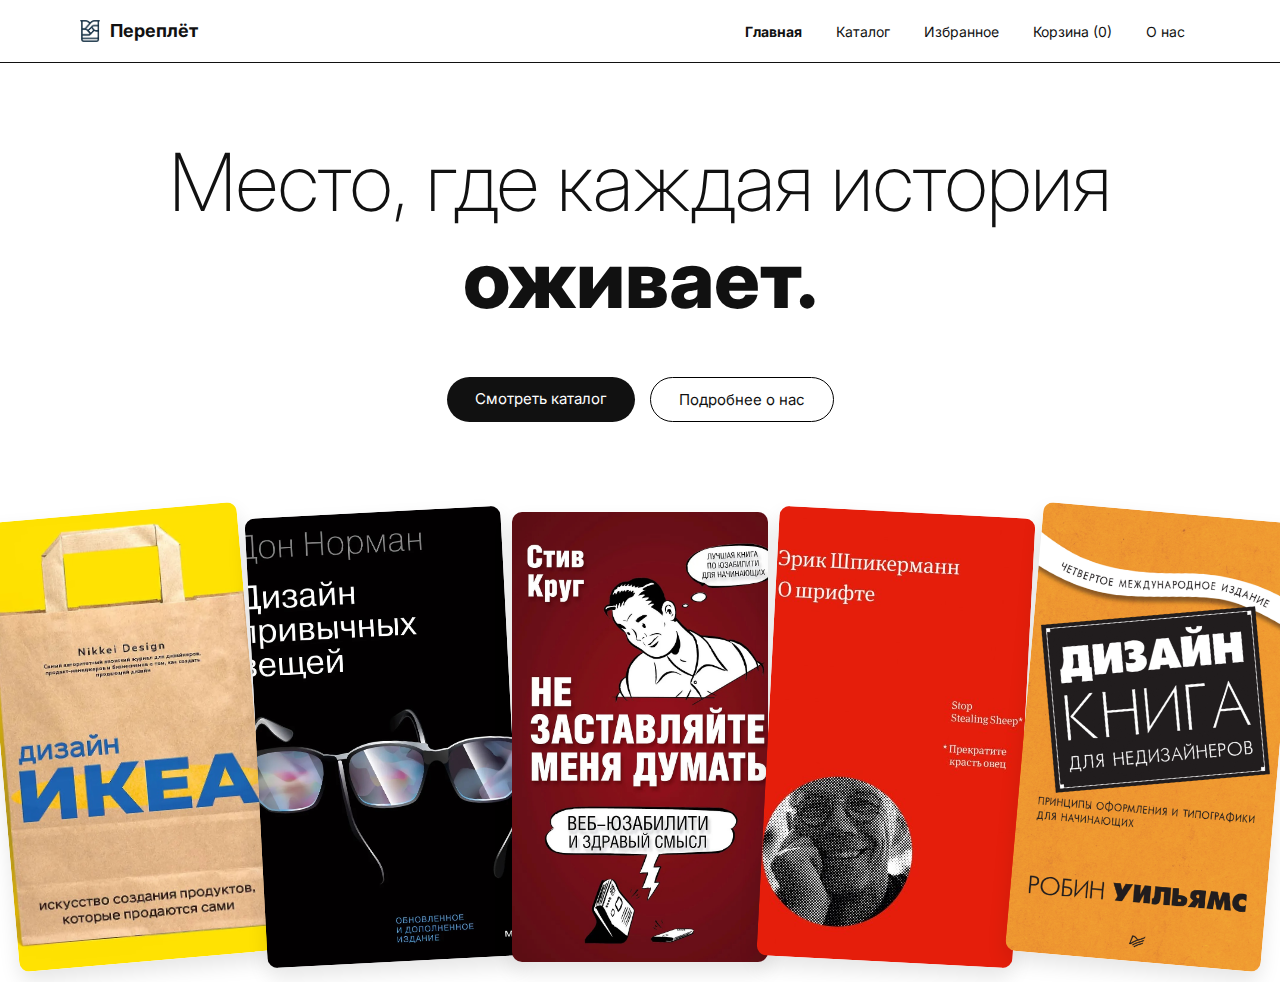
<file: index.html>
<!DOCTYPE html>
<html lang="ru">
<head>
  <meta charset="UTF-8">
  <meta name="viewport" content="width=device-width, initial-scale=1.0">
  <title>Книжный магазин "Переплёт"</title>
  <link rel="stylesheet" href="style.css">
</head>
<body class="noScroll">
  <header>
    <div class="logo"><img src="img/logo.png" alt="лого">Переплёт</div>
    <nav>
      <a href="index.html" class="active">Главная</a>
      <a href="catalog.html">Каталог</a>
      <a href="favorites.html">Избранное</a>
      <a href="cart.html" id="cart-link">Корзина (0)</a>
      <a href="about.html">О нас</a>
    </nav>
  </header>
  <main>
    <h1>Место, где каждая история<br><span> оживает.</span></h1>
    <div class="buttons">
      <a class="join" href="catalog.html">Смотреть каталог</a>
      <a class="read" href="about.html">Подробнее о нас</a>
    </div>
    <div class="cards">
      <div class="card"><img src="img/1.jpeg" alt="Книга1"></div>
      <div class="card"><img src="img/2.jpeg" alt="Книга2"></div>
      <div class="card"><img src="img/3.jpeg" alt="Книга3"></div>
      <div class="card"><img src="img/4.jpeg" alt="Книга4"></div>
      <div class="card"><img src="img/5.jpeg" alt="Книга5"></div>
    </div>
  </main>
  <script src="script.js"></script>
</body>
</html>
</file>
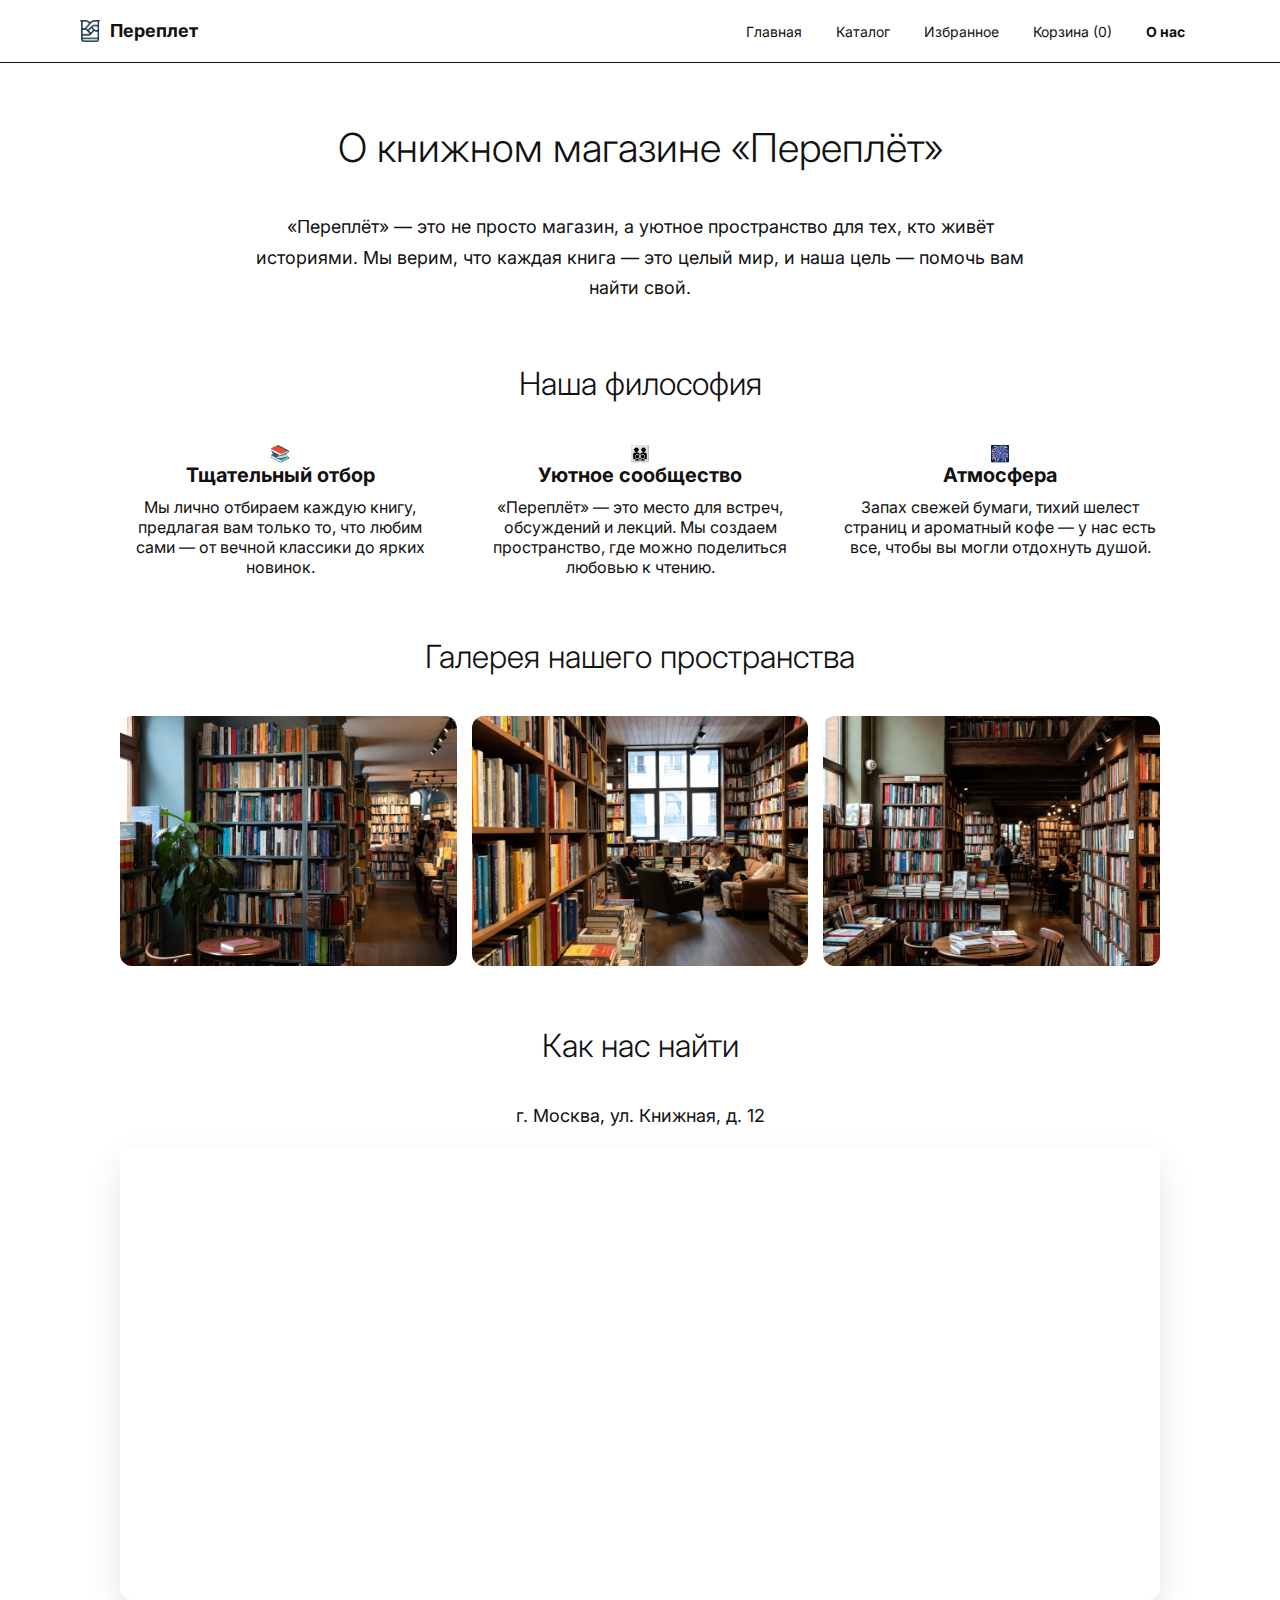
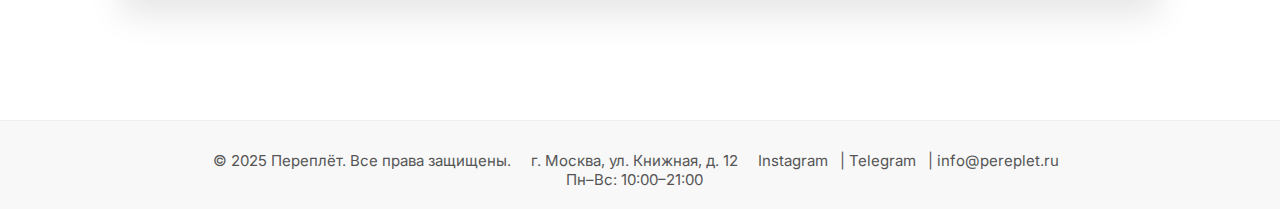
<file: about.html>
<!DOCTYPE html>
<html lang="ru">
<head>
  <meta charset="UTF-8">
  <meta name="viewport" content="width=device-width, initial-scale=1.0">
  <title>О нас — Переплёт</title>
  <link rel="stylesheet" href="style.css">
</head>
<body>
  <header>
    <div class="logo"><img src="img/logo.png" alt="лого">Переплет</div>
    <nav>
      <a href="index.html">Главная</a>
      <a href="catalog.html">Каталог</a>
      <a href="favorites.html">Избранное</a>
      <a href="cart.html" id="cart-link">Корзина (0)</a>
      <a href="about.html" class="active">О нас</a>
    </nav>
  </header>
  <main class="about">
    <h1>О книжном магазине «Переплёт»</h1>
    <p class="about-intro">
      «Переплёт» — это не просто магазин, а уютное пространство для тех, кто живёт историями. 
      Мы верим, что каждая книга — это целый мир, и наша цель — помочь вам найти свой.
    </p>

    <div class="philosophy">
      <h2>Наша философия</h2>
      <div class="philosophy-items">
        <div class="philosophy-item">
            <a>📚</a>
          <h3>Тщательный отбор</h3>
          <p>Мы лично отбираем каждую книгу, предлагая вам только то, что любим сами — от вечной классики до ярких новинок.</p>
        </div>
        <div class="philosophy-item">
            <a>🧑‍🧑‍🧒‍🧒</a>
<!--          <img src="img/icon-community.svg" alt="Иконка сообщества">-->
          <h3>Уютное сообщество</h3>
          <p>«Переплёт» — это место для встреч, обсуждений и лекций. Мы создаем пространство, где можно поделиться любовью к чтению.</p>
        </div>
        <div class="philosophy-item">
<!--          <img src="img/icon-atmosphere.svg" alt="Иконка атмосферы">-->
            <a>🎆</a>
          <h3>Атмосфера</h3>
          <p>Запах свежей бумаги, тихий шелест страниц и ароматный кофе — у нас есть все, чтобы вы могли отдохнуть душой.</p>
        </div>
      </div>
    </div>

    <div class="gallery">
      <h2>Галерея нашего пространства</h2>
      <div class="gallery-grid">
        <img src="img/Unknown.jpeg" alt="Фото интерьера 1">
        <img src="img/Unknown2.jpeg" alt="Фото интерьера 2">
        <img src="img/Unknown3.jpeg" alt="Фото интерьера 3">
      </div>
    </div>

<!--    <div class="team">-->
<!--      <h2>Наша команда</h2>-->
<!--      <div class="team-grid">-->
<!--        <div class="person">-->
<!--          <img src="img/team1.jpg" alt="Фото Анны">-->
<!--          <h3>Анна</h3>-->
<!--          <p>Менеджер магазина</p>-->
<!--          <p class="favorite-book">Любимая книга: «Мастер и Маргарита»</p>-->
<!--        </div>-->
<!--        <div class="person">-->
<!--          <img src="img/team2.jpg" alt="Фото Ильи">-->
<!--          <h3>Илья</h3>-->
<!--          <p>Куратор подборок</p>-->
<!--          <p class="favorite-book">Любимая книга: «1984»</p>-->
<!--        </div>-->
<!--        <div class="person">-->
<!--          <img src="img/team3.jpg" alt="Фото Елены">-->
<!--          <h3>Елена</h3>-->
<!--          <p>Эксперт по детской литературе</p>-->
<!--          <p class="favorite-book">Любимая книга: «Маленький принц»</p>-->
<!--        </div>-->
<!--      </div>-->
<!--    </div>-->

    <div class="location">
      <h2>Как нас найти</h2>
      <p>г. Москва, ул. Книжная, д. 12</p>
      <div id="map">
        <iframe src="https://www.google.com/maps/embed?pb=!1m18!1m12!1m3!1d2245.042166785818!2d37.61763531593094!3d55.75582638055271!2m3!1f0!2f0!3f0!3m2!1i1024!2i768!4f13.1!3m3!1m2!1s0x46b54afc73d4b3c9%3A0x5c9c1e3a2c3c3b3e!2z0JzQvtGB0LrQstCw!5e0!3m2!1sru!2sru!4v1678886400000!5m2!1sru!2sru" width="100%" height="450" style="border:0;" allowfullscreen="" loading="lazy" referrerpolicy="no-referrer-when-downgrade"></iframe>
      </div>
    </div>

  </main>
  <footer>
      <div class="footer-content">
          <div class="footer-left">
              © 2025 Переплёт. Все права защищены.
          </div>
          <div class="footer-center">
              <span>г. Москва, ул. Книжная, д. 12</span><br>
              <span>Пн–Вс: 10:00–21:00</span>
          </div>
          <div class="footer-right">
              <a href="https://instagram.com" target="_blank">Instagram</a> |
              <a href="https://t.me/" target="_blank">Telegram</a> |
              <a href="mailto:info@pereplet.ru">info@pereplet.ru</a>
          </div>
      </div>
  </footer>
  <script src="script.js"></script>
</body>
</html>
</file>
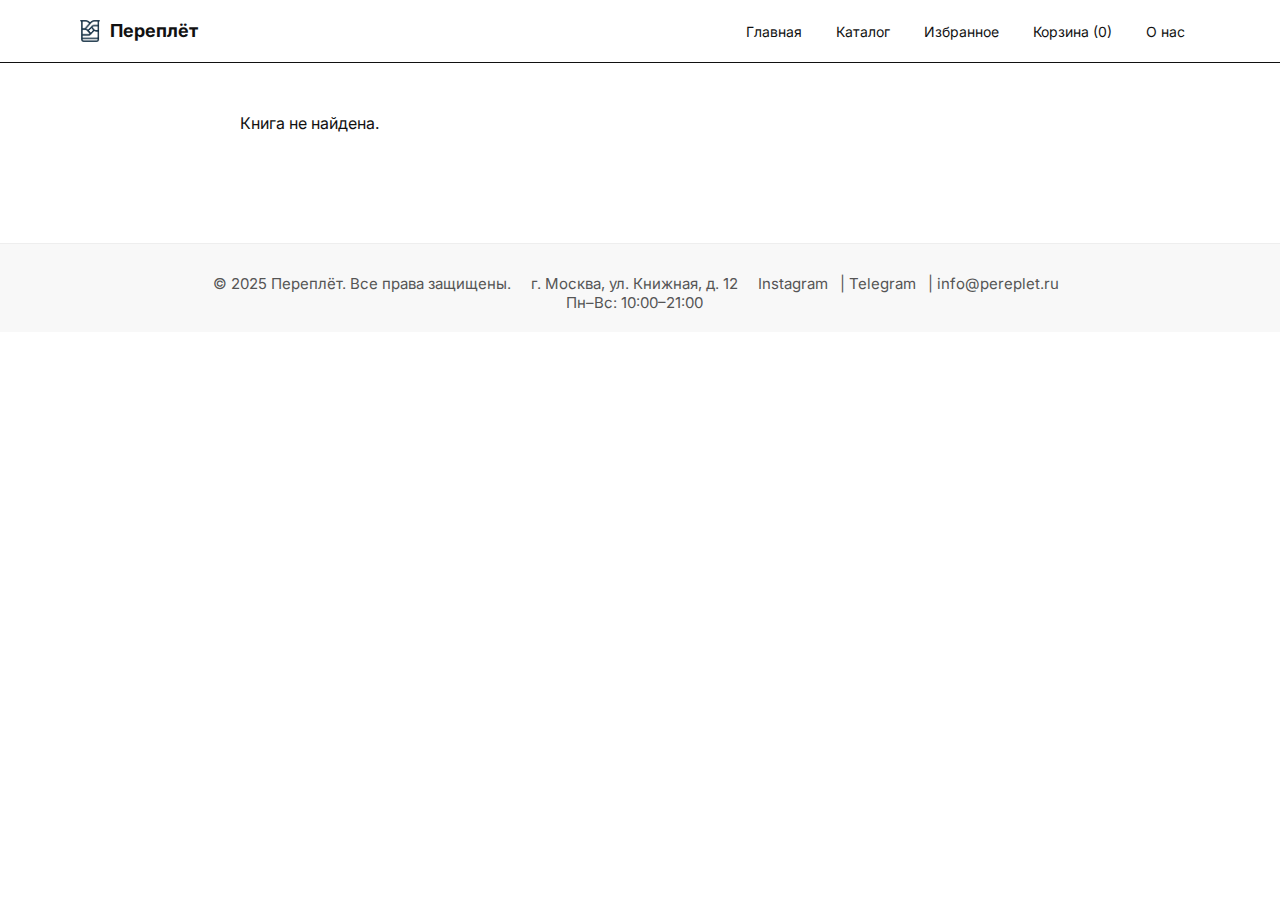
<file: book.html>
<!DOCTYPE html>
<html lang="ru">
<head>
  <meta charset="utf-8">
  <meta name="viewport" content="width=device-width,initial-scale=1">
  <title>Книга — Переплёт</title>
  <link rel="stylesheet" href="style.css">
</head>
<body>
  <header>
    <div class="logo"><img src="img/logo.png" alt="лого">Переплёт</div>
    <nav>
      <a href="index.html">Главная</a>
      <a href="catalog.html">Каталог</a>
      <a href="favorites.html">Избранное</a>
      <a href="cart.html" id="cart-link">Корзина (0)</a>
      <a href="about.html">О нас</a>
    </nav>
  </header>

  <main class="book-page">
    <div class="book-card">
      <img id="book-img" src="[data-uri]" alt="Обложка книги">
      <div class="book-info">
        <h1 id="book-title">Заголовок</h1>
        <p id="book-author">Автор</p>
        <div id="book-rating" class="book-rating"></div>
        <p id="book-desc">Описание...</p>
        <p class="book-price-lg" id="book-price">0 ₽</p>
        <p>Наличие: <span id="book-availability">—</span></p>
        <div class="book-page-actions">
          <button id="add-to-cart-btn">Добавить в корзину</button>
          <button id="fav-btn">В избранное</button>
        </div>
      </div>
    </div>

    <div class="book-details">
      <div class="tabs">
        <button class="tab-link active" onclick="openTab(event, 'characteristics')">Характеристики</button>
        <button class="tab-link" onclick="openTab(event, 'reviews')">Отзывы</button>
      </div>

      <div id="characteristics" class="tab-content" style="display: block;">
        <ul id="book-characteristics">
        </ul>
      </div>

      <div id="reviews" class="tab-content">
        <div id="book-reviews">
        </div>
      </div>
    </div>
  </main>
  <footer>
      <div class="footer-content">
          <div class="footer-left">
              © 2025 Переплёт. Все права защищены.
          </div>
          <div class="footer-center">
              <span>г. Москва, ул. Книжная, д. 12</span><br>
              <span>Пн–Вс: 10:00–21:00</span>
          </div>
          <div class="footer-right">
              <a href="https://instagram.com" target="_blank">Instagram</a> |
              <a href="https://t.me/" target="_blank">Telegram</a> |
              <a href="mailto:info@pereplet.ru">info@pereplet.ru</a>
          </div>
      </div>
  </footer>
  <script src="script.js"></script>
  <script>
    function openTab(evt, tabName) {
      var i, tabcontent, tablinks;
      tabcontent = document.getElementsByClassName("tab-content");
      for (i = 0; i < tabcontent.length; i++) {
        tabcontent[i].style.display = "none";
      }
      tablinks = document.getElementsByClassName("tab-link");
      for (i = 0; i < tablinks.length; i++) {
        tablinks[i].className = tablinks[i].className.replace(" active", "");
      }
      document.getElementById(tabName).style.display = "block";
      evt.currentTarget.className += " active";
    }
  </script>
</body>
</html>
</file>
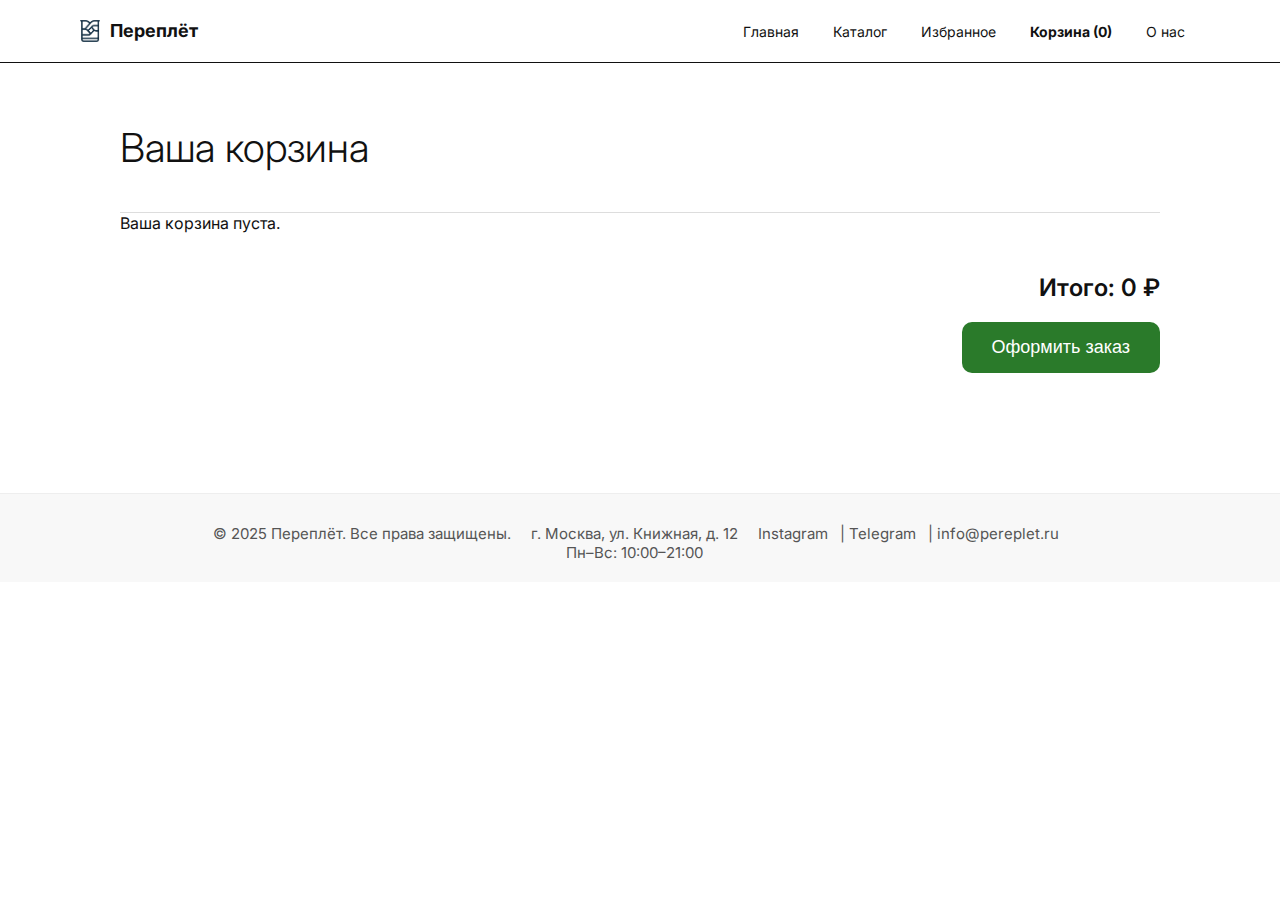
<file: cart.html>
<!DOCTYPE html>
<html lang="ru">
<head>
  <meta charset="utf-8">
  <meta name="viewport" content="width=device-width,initial-scale=1">
  <title>Корзина — Переплёт</title>
  <link rel="stylesheet" href="style.css">
</head>
<body>
  <header>
    <div class="logo"><img src="img/logo.png" alt="лого">Переплёт</div>
    <nav>
      <a href="index.html">Главная</a>
      <a href="catalog.html">Каталог</a>
      <a href="favorites.html">Избранное</a>
      <a href="cart.html" class="active" id="cart-link">Корзина (0)</a>
      <a href="about.html">О нас</a>
    </nav>
  </header>

  <main class="cart-page">
    <h1>Ваша корзина</h1>

    <div id="cart-items" class="cart-items-list">
    </div>

    <div class="cart-summary">
      <p>Итого: <span id="cart-total">0 ₽</span></p>
      <button class="checkout-btn">Оформить заказ</button>
    </div>
  </main>
  <footer>
      <div class="footer-content">
          <div class="footer-left">
              © 2025 Переплёт. Все права защищены.
          </div>
          <div class="footer-center">
              <span>г. Москва, ул. Книжная, д. 12</span><br>
              <span>Пн–Вс: 10:00–21:00</span>
          </div>
          <div class="footer-right">
              <a href="https://instagram.com" target="_blank">Instagram</a> |
              <a href="https://t.me/" target="_blank">Telegram</a> |
              <a href="mailto:info@pereplet.ru">info@pereplet.ru</a>
          </div>
      </div>
  </footer>
  <script src="script.js"></script>
</body>
</html>
</file>
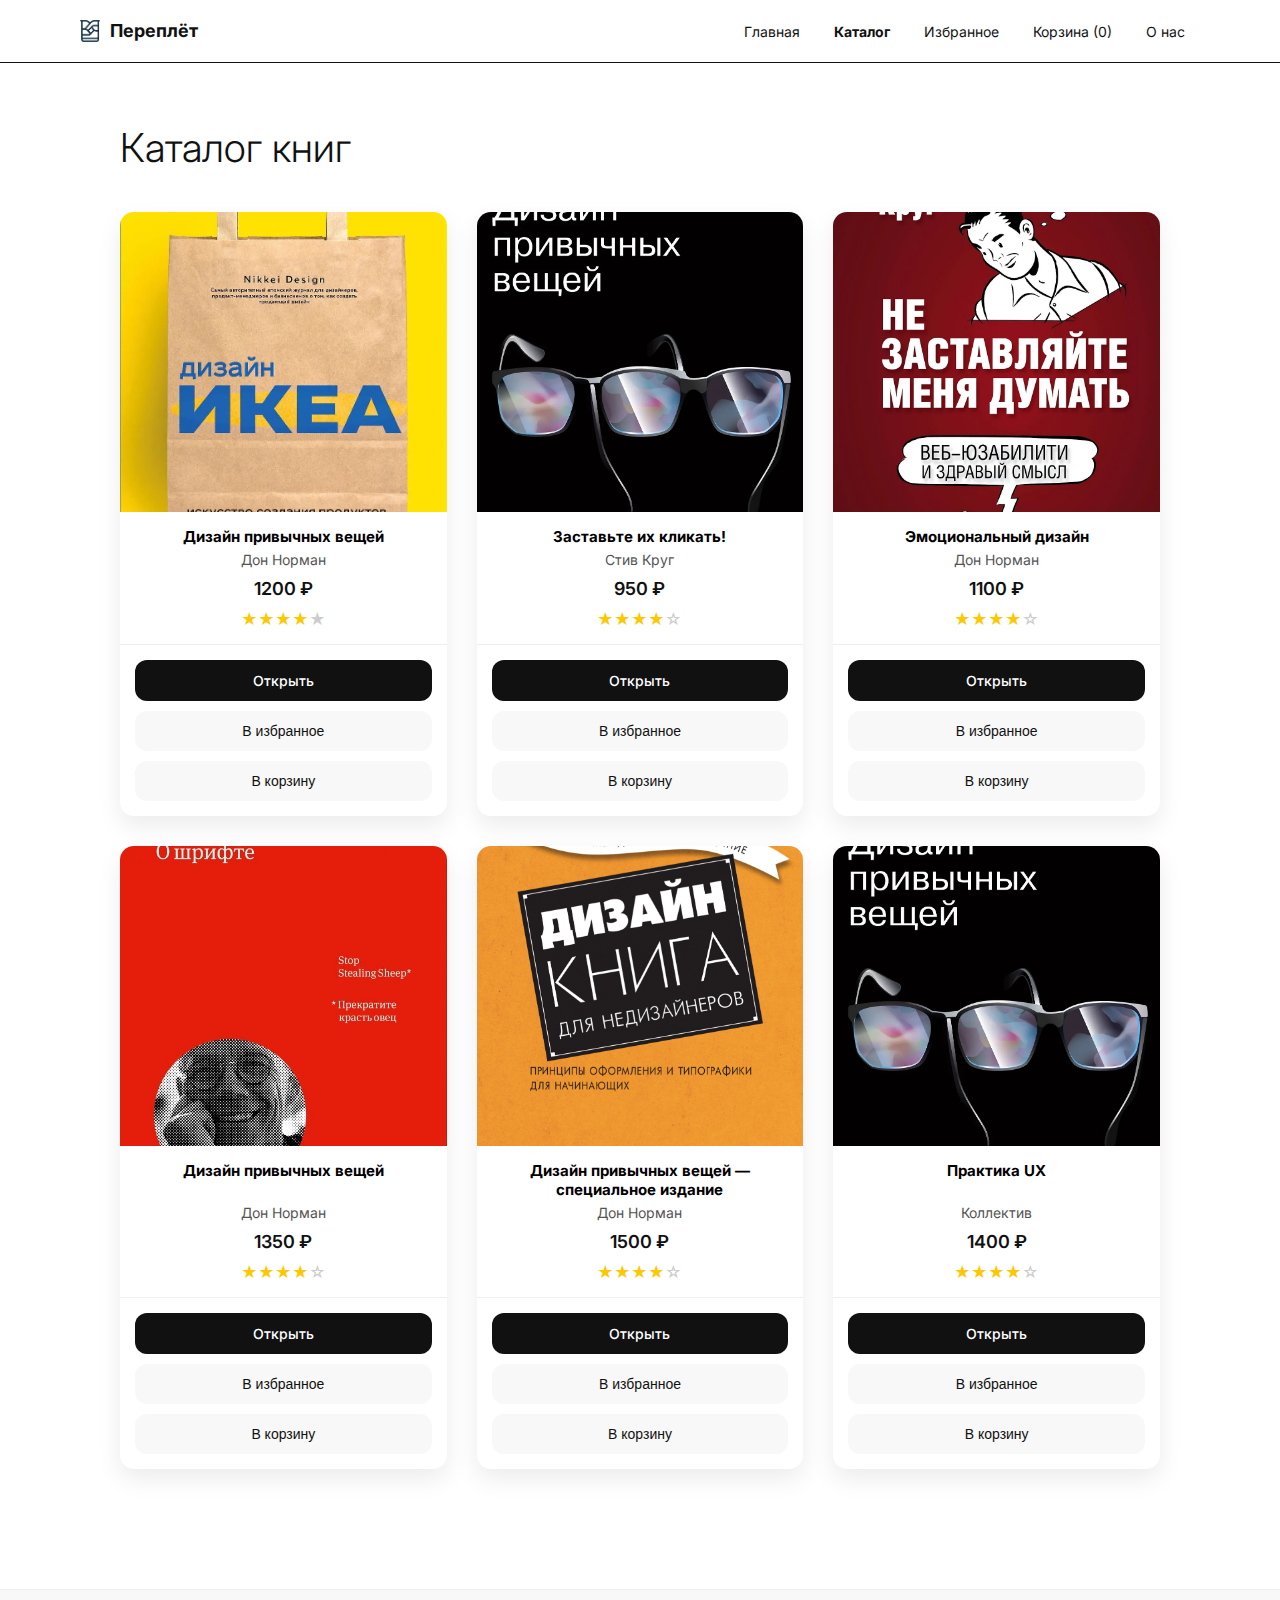
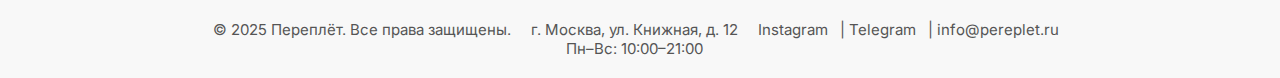
<file: catalog.html>
<!DOCTYPE html>
<html lang="ru">
<head>
  <meta charset="UTF-8">
  <meta name="viewport" content="width=device-width, initial-scale=1.0">
  <title>Каталог — Переплёт</title>
  <link rel="stylesheet" href="style.css">
</head>
<body>
  <header>
    <div class="logo"><img src="img/logo.png" alt="лого">Переплёт</div>
    <nav>
      <a href="index.html">Главная</a>
      <a href="catalog.html" class="active">Каталог</a>
      <a href="favorites.html">Избранное</a>
      <a href="cart.html" id="cart-link">Корзина (0)</a>
      <a href="about.html">О нас</a>
    </nav>
  </header>
  <main class="catalog">
    <h1>Каталог книг</h1>
    <div class="book-list">
    </div>
  </main>
  <footer>
      <div class="footer-content">
          <div class="footer-left">
              © 2025 Переплёт. Все права защищены.
          </div>
          <div class="footer-center">
              <span>г. Москва, ул. Книжная, д. 12</span><br>
              <span>Пн–Вс: 10:00–21:00</span>
          </div>
          <div class="footer-right">
              <a href="https://instagram.com" target="_blank">Instagram</a> |
              <a href="https://t.me/" target="_blank">Telegram</a> |
              <a href="mailto:info@pereplet.ru">info@pereplet.ru</a>
          </div>
      </div>
  </footer>
  <script src="script.js"></script>
</body>
</html>
</file>
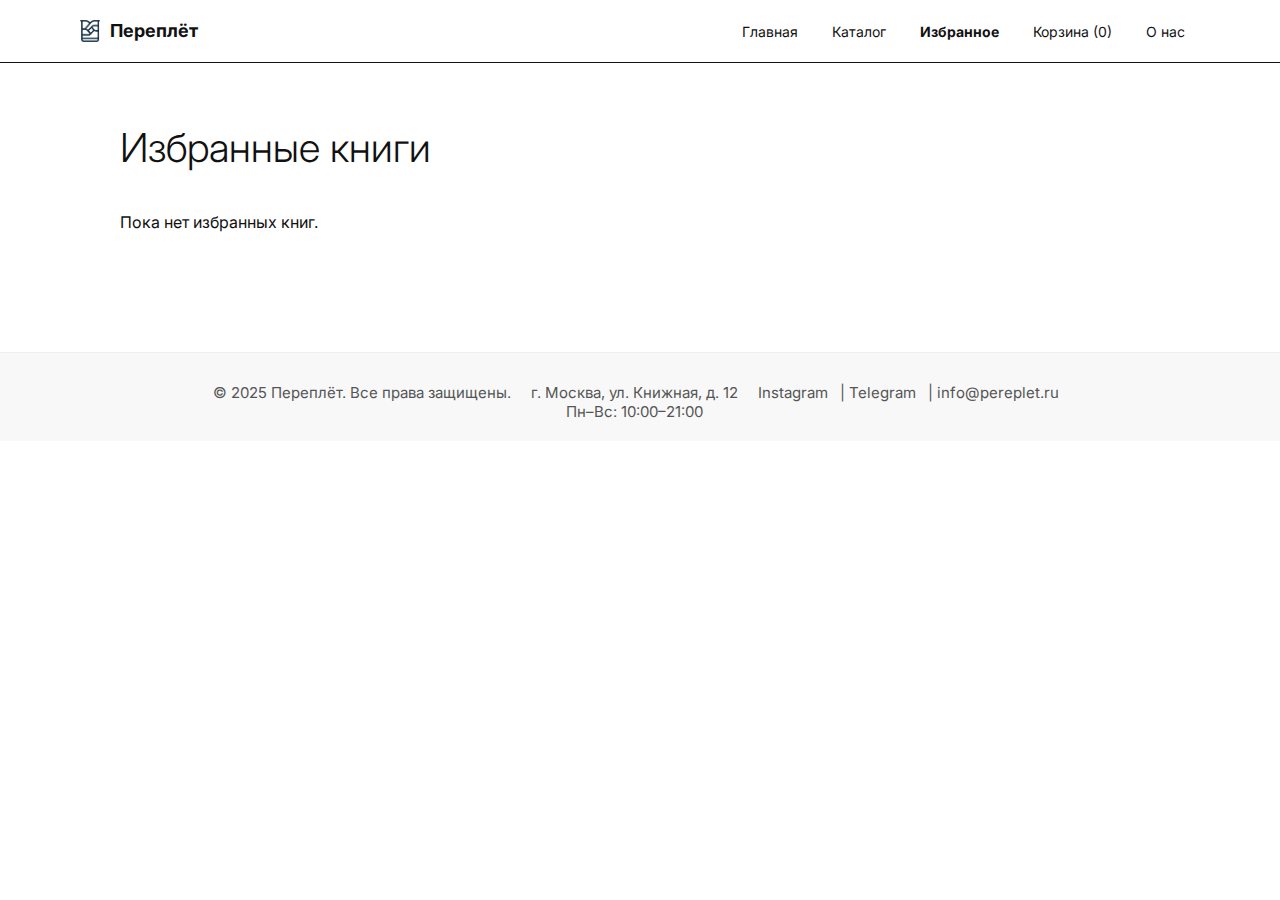
<file: favorites.html>
<!DOCTYPE html>
<html lang="ru">
<head>
  <meta charset="utf-8">
  <meta name="viewport" content="width=device-width,initial-scale=1">
  <title>Избранное — Переплёт</title>
  <link rel="stylesheet" href="style.css">
</head>
<body>
  <header>
    <div class="logo"><img src="img/logo.png" alt="лого">Переплёт</div>
    <nav>
      <a href="index.html">Главная</a>
      <a href="catalog.html">Каталог</a>
      <a href="favorites.html" class="active">Избранное</a>
      <a href="cart.html" id="cart-link">Корзина (0)</a>
      <a href="about.html">О нас</a>
    </nav>
  </header>
  <main class="catalog">
    <h1>Избранные книги</h1>
    <div id="favorites-list" class="book-list"></div>
  </main>
  <footer>
      <div class="footer-content">
          <div class="footer-left">
              © 2025 Переплёт. Все права защищены.
          </div>
          <div class="footer-center">
              <span>г. Москва, ул. Книжная, д. 12</span><br>
              <span>Пн–Вс: 10:00–21:00</span>
          </div>
          <div class="footer-right">
              <a href="https://instagram.com" target="_blank">Instagram</a> |
              <a href="https://t.me/" target="_blank">Telegram</a> |
              <a href="mailto:info@pereplet.ru">info@pereplet.ru</a>
          </div>
      </div>
  </footer>
  <script src="script.js"></script>
</body>
</html>
</file>
<file: style.css>
@import url('https://fonts.googleapis.com/css2?family=Inter:ital,opsz,wght@0,14..32,100..900;1,14..32,100..900&display=swap');

:root {
  --main-bg-color: #ffffff;
  --text-primary: #111;
  --text-secondary: #555;
  --text-on-dark: #fff;

  --accent-primary: #2a7a2a;
  --accent-primary-hover: #236423;
  --star-color: #ffc700;

  --bg-light-gray: #f8f8f8;
  --bg-light-gray-hover: #e8e8e8;
  --border-light: #eee;
  --border-medium: #ddd;

  --dark-hover: #333;

  --font-main: 'Inter', sans-serif;

  --radius-sm: 10px;
  --radius-md: 12px;
  --radius-lg: 14px;
  --radius-xl: 16px;
  --radius-pill: 30px;

  --shadow-sm: 0 10px 25px rgba(0,0,0,0.08);
  --shadow-md: 0 10px 20px rgba(0,0,0,0.1);
  --shadow-lg: 0 15px 35px rgba(0,0,0,0.1);
  --shadow-img: 0 12px 25px rgba(0,0,0,0.15);
  --transition-fast: 0.2s;
  --transition-medium: 0.3s;
}

* {
  margin: 0;
  padding: 0;
  box-sizing: border-box;
}
body {
  background-color: var(--main-bg-color);
  color: var(--text-primary);
  text-align: center;
  min-height: 100vh;
  font-family: var(--font-main);
}
body.noScroll {
  overflow: hidden;
}
header {
  width: 100%;
  padding: 20px 80px;
  display: flex;
  justify-content: space-between;
  align-items: center;
  border-bottom: solid 0.5px var(--text-primary);
}
.logo {
  font-weight: 700;
  font-size: 18px;
  display: flex;
  justify-content: space-between;
  align-items: center;
  gap: 10px;
}
.logo img {
  width: 20px;
}
nav a {
  margin: 0 15px;
  text-decoration: none;
  color: var(--text-primary);
  font-size: 14px;
  transition: var(--transition-medium);
}
nav a:hover {
  opacity: 0.6;
}
main {
  margin-top: 70px;
}
h1 {
  font-size: 80px;
  margin-bottom: 50px;
  font-weight: 200;
}
h1 span {
  font-family: var(--font-main);
  font-weight: 800;
  color: var(--text-primary);
}
.cards {
  display: flex;
  justify-content: center;
  align-items: flex-end;
  margin-bottom: 20px;
}
.card {
  width: 350px;
  height: 450px;
  border-radius: var(--radius-sm);
  overflow: hidden;
  transform: rotate(-5deg);
  box-shadow: var(--shadow-md);
  transition: transform var(--transition-medium) ease;
}
.card:nth-child(1) { transform: rotate(-5deg); }
.card:nth-child(2) { transform: rotate(-3deg); }
.card:nth-child(3) { transform: rotate(0deg); }
.card:nth-child(4) { transform: rotate(3deg); }
.card:nth-child(5) { transform: rotate(5deg); }
.card:hover {
  transform: translateY(-50px);
}
.card img {
  width: 100%;
  height: 100%;
  object-fit: cover;
}
.desc {
  max-width: 600px;
  margin: 1px auto;
  font-size: 15px;
  color: var(--text-secondary);
}
.buttons {
  margin-top: 30px;
  margin-bottom: 90px;
  display: flex;
  justify-content: center;
  gap: 15px;
}
.join {
  background: var(--text-primary);
  color: var(--text-on-dark);
  padding: 12px 28px;
  border: none;
  border-radius: var(--radius-pill);
  cursor: pointer;
  font-size: 15px;
  transition: var(--transition-medium);
  text-decoration: none;
}
.join:hover {
  background: var(--dark-hover);
}
.read {
  background: transparent;
  border: 1px solid #000000;
  color: var(--text-primary);
  padding: 12px 28px;
  border-radius: var(--radius-pill);
  cursor: pointer;
  font-size: 15px;
  transition: var(--transition-medium);
  text-decoration: none;
}
.read:hover {
  background: var(--border-light);
}
nav a.active {
  font-weight: 700;
  text-decoration: none;
}
.catalog, .about, .cart-page {
  padding: 60px 80px;
  text-align: left;
  max-width: 1200px;
  margin: 0 auto;
}
.catalog h1, .favorites-page h1, .cart-page h1 {
  font-size: 40px;
  margin-bottom: 40px;
  font-weight: 300;
  text-align: left;
}
.about h1 {
    font-size: 40px;
    margin-bottom: 40px;
    font-weight: 300;
    text-align: center;
}
.about h2 {
  font-size: 32px;
  font-weight: 300;
  text-align: center;
  margin-top: 60px;
  margin-bottom: 40px;
}
.about-intro {
  font-size: 18px;
  line-height: 1.7;
  max-width: 800px;
  margin: 0 auto 60px;
  text-align: center;
}
.philosophy-items {
  display: grid;
  grid-template-columns: repeat(3, 1fr);
  gap: 40px;
  text-align: center;
}
.philosophy-item img {
  height: 50px;
  margin-bottom: 20px;
}
.philosophy-item h3 {
  font-size: 20px;
  margin-bottom: 10px;
}
.gallery-grid {
  display: grid;
  grid-template-columns: repeat(auto-fit, minmax(250px, 1fr));
  gap: 15px;
}
.gallery-grid img {
  width: 100%;
  height: 250px;
  object-fit: cover;
  border-radius: var(--radius-md);
}
.team-grid {
  display: grid;
  grid-template-columns: repeat(auto-fit, minmax(250px, 1fr));
  gap: 30px;
  text-align: center;
}
.person img {
  width: 150px;
  height: 150px;
  border-radius: 50%;
  object-fit: cover;
  margin-bottom: 15px;
}
.person h3 {
  font-size: 20px;
  margin-bottom: 5px;
}
.person p {
  color: var(--text-secondary);
  margin-bottom: 10px;
}
.favorite-book {
  font-style: italic;
  font-size: 14px;
}
.location p {
  text-align: center;
  font-size: 18px;
  margin-bottom: 20px;
}
#map {
  border-radius: var(--radius-md);
  overflow: hidden;
  box-shadow: var(--shadow-lg);
}
.book-list {
  display: grid;
  grid-template-columns: repeat(auto-fill, minmax(240px, 1fr));
  gap: 30px;
  padding: 0;
  margin: 0;
}
.book {
  background: var(--main-bg-color);
  border-radius: var(--radius-lg);
  padding: 0;
  text-align: center;
  box-shadow: var(--shadow-sm);
  transition: transform var(--transition-medium) ease;
  display: flex;
  flex-direction: column;
  height: 100%;
  overflow: hidden;
}
.book:hover {
  transform: translateY(-10px);
}
.book img {
  width: 100%;
  height: 300px;
  object-fit: cover;
}
.book h3 {
  margin: 15px 20px 5px;
  font-size: 15px;
  color: #000000;
  flex-grow: 1;
}
.book p {
  margin: 0 15px 15px;
  font-size: 14px;
  color: var(--text-secondary);
}
.book .author {
  font-size: 14px;
  color: var(--text-secondary);
  margin-bottom: 10px;
}
.book .book-price {
  font-size: 18px;
  font-weight: 600;
  color: var(--text-primary);
  margin-bottom: 10px;
}
.book-rating {
  color: var(--star-color);
  font-size: 16px;
  margin-bottom: 15px;
}
.star.filled {
  color: var(--star-color);
}
.star {
  color: #ccc;
}
.book-actions {
  padding: 15px;
  border-top: 1px solid var(--border-light);
  margin-top: auto;
  display: flex;
  flex-direction: column;
  gap: 10px;
}
.book-actions a,
.book-actions button {
  width: 100%;
  padding: 12px 0;
  border-radius: var(--radius-md);
  font-size: 14px;
  font-weight: 500;
  text-align: center;
  cursor: pointer;
  transition: all var(--transition-fast);
  border: none;
  text-decoration: none;
}
.open-btn {
  background: var(--text-primary);
  color: var(--text-on-dark);
}
.open-btn:hover {
  background: var(--dark-hover);
}
.remove-fav, .add-fav, .add-to-cart-catalog {
  background: var(--bg-light-gray);
  color: var(--text-primary);
  border: 1px solid var(--border-medium);
}
.remove-fav:hover, .add-fav:hover, .add-to-cart-catalog:hover {
  background: var(--bg-light-gray-hover);
}
.add-fav.active {
  background: var(--accent-primary);
  color: var(--text-on-dark);
  border-color: var(--accent-primary);
}
.add-fav.active:hover {
  background: var(--accent-primary-hover);
}
.book-page {
  padding: 50px;
  max-width: 900px;
  margin: 0 auto;
  text-align: left;
}
.book-card {
  display: flex;
  gap: 40px;
  background: var(--main-bg-color);
}
.book-card img {
  width: 320px;
  height: auto;
  object-fit: cover;
  border-radius: var(--radius-md);
  box-shadow: var(--shadow-img);
  align-self: flex-start;
}
.book-info {
  display: flex;
  flex-direction: column;
  gap: 15px;
  max-width: 450px;
}
.book-info h1 {
  font-size: 32px;
  line-height: 1.2;
  margin-bottom: 0;
}
.book-info p {
  font-size: 16px;
  color: var(--text-secondary);
  line-height: 1.6;
}
.book-price-lg {
  font-size: 28px;
  font-weight: 700;
  color: var(--text-primary);
}
.book-page-actions {
  display: flex;
  gap: 15px;
  margin-top: 20px;
}
.book-page-actions button {
  flex: 1;
  padding: 14px 22px;
  border: none;
  border-radius: var(--radius-sm);
  font-size: 16px;
  cursor: pointer;
  transition: var(--transition-medium);
}
#add-to-cart-btn {
  background: var(--accent-primary);
  color: var(--text-on-dark);
}
#add-to-cart-btn:hover {
  background: var(--accent-primary-hover);
}
#fav-btn {
  background: var(--bg-light-gray);
  color: var(--text-primary);
  border: 1px solid var(--border-medium);
}
#fav-btn:hover {
  background: var(--bg-light-gray-hover);
}
.book-details {
  margin-top: 60px;
}
.tabs {
  border-bottom: 1px solid var(--border-medium);
  margin-bottom: 30px;
}
.tab-link {
  background: none;
  border: none;
  padding: 15px 20px;
  cursor: pointer;
  font-size: 16px;
  color: var(--text-secondary);
  border-bottom: 2px solid transparent;
  margin-bottom: -1px;
}
.tab-link.active {
  color: var(--text-primary);
  font-weight: 600;
  border-bottom-color: var(--text-primary);
}
.tab-content ul {
  list-style: none;
  padding: 0;
}
.tab-content li {
  display: flex;
  justify-content: space-between;
  padding: 10px 0;
  border-bottom: 1px solid var(--border-light);
  font-size: 15px;
}
.tab-content li span {
  font-weight: 600;
  color: var(--text-primary);
  text-align: right;
}
.review-item {
  padding: 20px 0;
  border-bottom: 1px solid var(--border-light);
}
.review-author {
  font-weight: 600;
  margin-bottom: 5px;
}
.review-rating {
  margin-left: 10px;
}
.review-text {
  line-height: 1.6;
  color: var(--text-secondary);
}
.cart-items-list {
  border-top: 1px solid var(--border-medium);
}
.cart-item {
  display: flex;
  gap: 20px;
  padding: 20px 0;
  border-bottom: 1px solid var(--border-medium);
  align-items: center;
}
.cart-item img {
  width: 80px;
  height: 120px;
  object-fit: cover;
  border-radius: var(--radius-sm);
}
.item-details {
  flex-grow: 1;
}
.item-details h3 {
  font-size: 18px;
  margin-bottom: 5px;
}
.item-details p {
  color: var(--text-secondary);
  font-size: 15px;
}
.item-actions {
  display: flex;
  align-items: center;
  gap: 10px;
}
.item-actions button {
  width: 30px;
  height: 30px;
  border-radius: 50%;
  border: 1px solid var(--border-medium);
  background: var(--bg-light-gray);
  cursor: pointer;
  font-size: 18px;
}
.item-actions button:hover {
  background: var(--bg-light-gray-hover);
}
.cart-summary {
  margin-top: 40px;
  text-align: right;
}
.cart-summary p {
  font-size: 24px;
  font-weight: 600;
  margin-bottom: 20px;
}
.checkout-btn {
  padding: 15px 30px;
  font-size: 18px;
  background: var(--accent-primary);
  color: var(--text-on-dark);
  border: none;
  border-radius: var(--radius-sm);
  cursor: pointer;
  transition: var(--transition-medium);
}
.checkout-btn:hover {
  background: var(--accent-primary-hover);
}
@keyframes mobile-slideshow {
  0%, 100% { opacity: 0; }
  5%, 20% { opacity: 1; }
  25%, 100% { opacity: 0; }
}
@media (max-width: 1024px) {
  h1 {
    font-size: 60px;
  }
  .cards {
    position: relative;
    height: 400px;
    flex-wrap: nowrap;
    align-items: center;
    perspective: 1000px;
  }
  .card {
    position: absolute;
    width: 300px;
    height: 400px;
    opacity: 0;
    transform: rotate(0deg);
    animation: mobile-slideshow 20s infinite;
  }
  .card:hover {
    transform: translateY(0);
  }
  .card:nth-child(1) { animation-delay: 0s; }
  .card:nth-child(2) { animation-delay: 4s; }
  .card:nth-child(3) { animation-delay: 8s; }
  .card:nth-child(4) { animation-delay: 12s; }
  .card:nth-child(5) { animation-delay: 16s; }

  .catalog, .about, .cart-page {
    padding: 40px;
  }
  .book-page {
    flex-direction: column;
  }
  .book-card {
    flex-direction: column;
    align-items: center;
    padding: 30px;
  }
  .book-card img {
    width: 100%;
    max-width: 300px;
    height: auto;
  }
}
@media (max-width: 768px) {
  body.noScroll {
    overflow: scroll;
  }
  header {
    flex-direction: column;
    gap: 15px;
    padding: 20px;
  }
  .logo {
    width: 100%;
    justify-content: center;
    padding-bottom: 15px;
    border-bottom: 1px solid var(--border-light);
  }
  nav {
    display: flex;
    flex-wrap: wrap;
    justify-content: center;
    gap: 10px;
  }
  nav a {
    margin: 0 5px;
    font-size: 12px;
  }
  main {
    margin-top: 40px;
  }
  h1 {
    font-size: 42px;
    margin-bottom: 30px;
  }
  .cards {
    height: 350px;
  }
  .card {
    width: 250px;
    height: 350px;
  }
  .buttons {
    flex-direction: column;
    gap: 10px;
    margin: 40px 20px;
  }
  .join, .read {
    width: 100%;
  }
  .catalog, .about, .cart-page {
    padding: 30px 20px;
  }
  .catalog h1, .about h1, .favorites-page h1, .cart-page h1 {
    font-size: 32px;
  }
  .philosophy-items, .team-grid {
    grid-template-columns: 1fr;
  }
  .book-list {
    grid-template-columns: repeat(auto-fill, minmax(150px, 1fr));
    gap: 20px;
  }
  .book img {
    height: 220px;
  }
  .team {
    flex-direction: column;
    align-items: center;
  }
  .book-page {
    padding: 20px;
  }
  .book-card {
    padding: 0;
    box-shadow: none;
  }
  .book-info h1 {
    font-size: 28px;
  }
  .book-info p {
    font-size: 16px;
  }
  .book-page-actions {
    flex-direction: column;
  }
  #fav-btn {
    width: 100%;
  }
  .book-actions {
    flex-direction: column;
  }
  .cart-item {
    flex-direction: column;
    align-items: flex-start;
  }
  .footer-content {
    flex-direction: column;
    align-items: center;
    padding: 0 10px;
    text-align: center;
  }
  .footer-left, .footer-center, .footer-right {
    margin-bottom: 10px;
  }
}
footer {
  width: 100%;
  background: var(--bg-light-gray);
  border-top: 1px solid var(--border-light);
  padding: 30px 0 20px 0;
  margin-top: 60px;
  font-size: 15px;
  color: var(--text-secondary);
}
.footer-content {
  max-width: 1200px;
  margin: 0 auto;
  display: flex;
  flex-wrap: wrap;
  justify-content: center;
  gap: 20px;
  padding: 0 40px;
}
.footer-right a {
  color: var(--text-secondary);
  text-decoration: none;
  margin-right: 8px;
  transition: color 0.2s;
}
.footer-right a:hover {
  color: var(--accent-primary);
}
</file>
